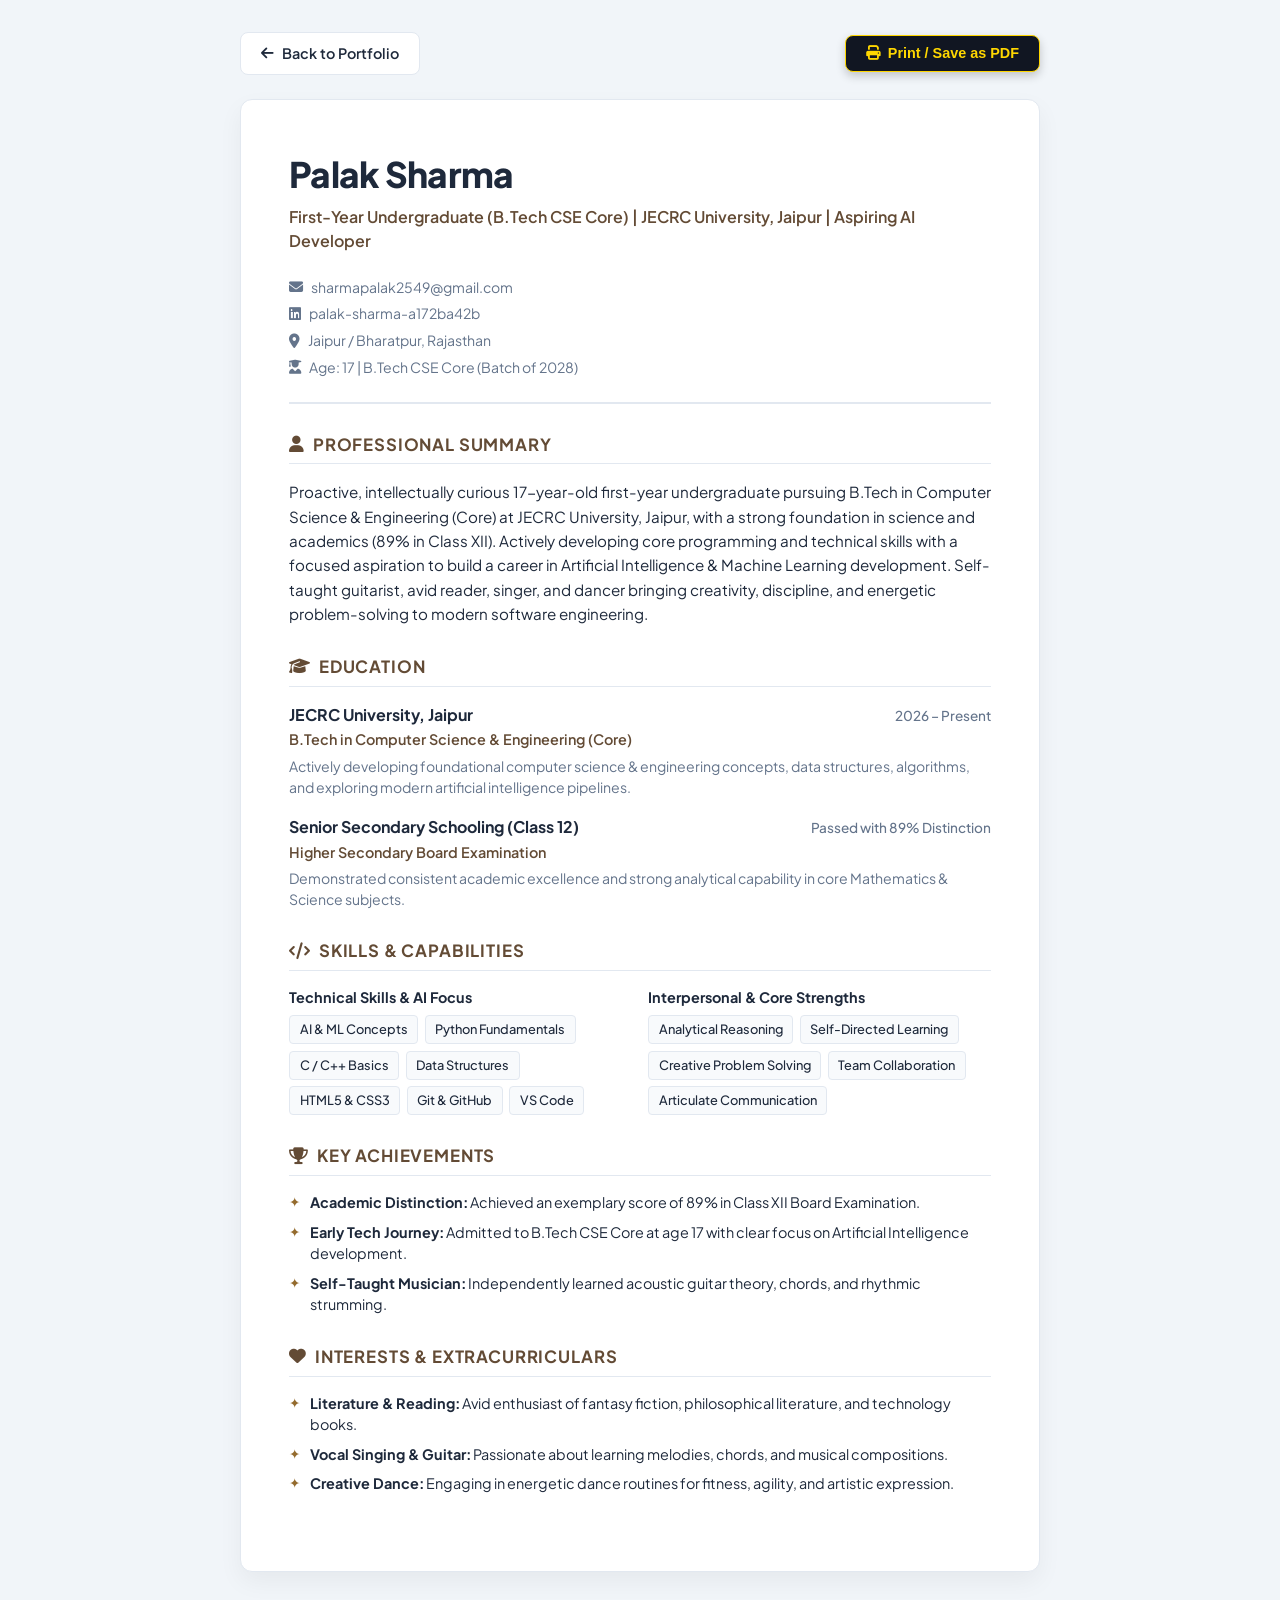
<file: resume.html>
<!DOCTYPE html>
<html lang="en">
<head>
  <meta charset="UTF-8">
  <meta name="viewport" content="width=device-width, initial-scale=1.0">
  <title>Resume - Palak Sharma</title>
  <link rel="preconnect" href="https://fonts.googleapis.com">
  <link rel="preconnect" href="https://fonts.gstatic.com" crossorigin>
  <link href="https://fonts.googleapis.com/css2?family=Plus+Jakarta+Sans:wght@400;500;600;700;800&family=Cinzel:wght@600;700&display=swap" rel="stylesheet">
  <link rel="stylesheet" href="https://cdnjs.cloudflare.com/ajax/libs/font-awesome/6.4.0/css/all.min.css">
  <style>
    :root {
      --primary: #946b2d;
      --primary-dark: #634b35;
      --text-dark: #1e293b;
      --text-muted: #64748b;
      --border: #e2e8f0;
      --bg-light: #f8fafc;
      --gold-accent: #d4af37;
    }

    * {
      box-sizing: border-box;
      margin: 0;
      padding: 0;
    }

    body {
      font-family: 'Plus Jakarta Sans', system-ui, sans-serif;
      background-color: #f1f5f9;
      color: var(--text-dark);
      line-height: 1.5;
      padding: 2rem 1rem;
    }

    .resume-actions-bar {
      max-width: 800px;
      margin: 0 auto 1.5rem;
      display: flex;
      justify-content: space-between;
      align-items: center;
    }

    .btn-action {
      display: inline-flex;
      align-items: center;
      gap: 0.5rem;
      padding: 0.6rem 1.25rem;
      font-size: 0.9rem;
      font-weight: 600;
      border-radius: 8px;
      cursor: pointer;
      text-decoration: none;
      transition: all 0.2s ease;
      border: 1px solid transparent;
    }

    .btn-print {
      background: #111622;
      color: #ffd700;
      border: 1px solid #ffd700;
      box-shadow: 0 4px 10px rgba(0, 0, 0, 0.2);
    }

    .btn-print:hover {
      background: #1c2436;
      box-shadow: 0 4px 14px rgba(212, 175, 55, 0.4);
    }

    .btn-back {
      background: white;
      color: var(--text-dark);
      border-color: var(--border);
    }

    .btn-back:hover {
      background: #f8fafc;
    }

    .resume-page {
      max-width: 800px;
      margin: 0 auto;
      background: #ffffff;
      padding: 3rem;
      border-radius: 12px;
      box-shadow: 0 10px 25px rgba(0, 0, 0, 0.05);
      border: 1px solid var(--border);
      position: relative;
    }

    .resume-header {
      border-bottom: 2px solid var(--border);
      padding-bottom: 1.5rem;
      margin-bottom: 1.75rem;
      display: flex;
      justify-content: space-between;
      align-items: flex-start;
      flex-wrap: wrap;
      gap: 1.5rem;
    }

    .header-left h1 {
      font-size: 2.2rem;
      font-weight: 800;
      color: var(--text-dark);
      letter-spacing: -0.02em;
    }

    .header-left .tagline {
      font-size: 1rem;
      color: var(--primary-dark);
      font-weight: 600;
      margin-top: 0.25rem;
    }

    .contact-details {
      list-style: none;
      font-size: 0.88rem;
      color: var(--text-muted);
      display: flex;
      flex-direction: column;
      gap: 0.35rem;
    }

    .contact-details li {
      display: flex;
      align-items: center;
      gap: 0.5rem;
    }

    .contact-details a {
      color: inherit;
      text-decoration: none;
    }

    .contact-details a:hover {
      color: var(--primary);
    }

    .resume-section {
      margin-bottom: 1.75rem;
    }

    .section-heading {
      font-size: 1.05rem;
      font-weight: 700;
      text-transform: uppercase;
      letter-spacing: 0.05em;
      color: var(--primary-dark);
      border-bottom: 1.5px solid var(--border);
      padding-bottom: 0.4rem;
      margin-bottom: 1rem;
      display: flex;
      align-items: center;
      gap: 0.5rem;
    }

    .summary-text {
      font-size: 0.95rem;
      color: var(--text-dark);
      line-height: 1.6;
    }

    .timeline-entry {
      margin-bottom: 1.1rem;
    }

    .timeline-entry:last-child {
      margin-bottom: 0;
    }

    .entry-top {
      display: flex;
      justify-content: space-between;
      align-items: baseline;
      flex-wrap: wrap;
      gap: 0.5rem;
    }

    .entry-title {
      font-size: 1rem;
      font-weight: 700;
      color: var(--text-dark);
    }

    .entry-period {
      font-size: 0.85rem;
      color: var(--text-muted);
      font-weight: 500;
    }

    .entry-subtitle {
      font-size: 0.9rem;
      color: var(--primary-dark);
      font-weight: 600;
      margin-top: 0.15rem;
    }

    .entry-desc {
      font-size: 0.88rem;
      color: var(--text-muted);
      margin-top: 0.3rem;
    }

    .skills-grid {
      display: grid;
      grid-template-columns: 1fr 1fr;
      gap: 1rem;
    }

    .skill-block h4 {
      font-size: 0.9rem;
      font-weight: 700;
      color: var(--text-dark);
      margin-bottom: 0.4rem;
    }

    .tags-container {
      display: flex;
      flex-wrap: wrap;
      gap: 0.4rem;
    }

    .tag-badge {
      font-size: 0.8rem;
      padding: 0.25rem 0.6rem;
      background: var(--bg-light);
      border: 1px solid var(--border);
      border-radius: 4px;
      font-weight: 500;
      color: var(--text-dark);
    }

    .bullet-list {
      list-style-type: none;
      padding-left: 0;
      font-size: 0.9rem;
      color: var(--text-dark);
    }

    .bullet-list li {
      position: relative;
      padding-left: 1.3rem;
      margin-bottom: 0.5rem;
      line-height: 1.5;
    }

    .bullet-list li::before {
      content: '✦';
      position: absolute;
      left: 0;
      color: var(--primary);
      font-size: 0.85rem;
      top: 0;
    }

    @media print {
      body {
        background: none;
        padding: 0;
      }
      .resume-actions-bar {
        display: none;
      }
      .resume-page {
        box-shadow: none;
        border: none;
        padding: 0;
        max-width: 100%;
      }
    }
  </style>
</head>
<body>

  <!-- Top Action Bar -->
  <div class="resume-actions-bar">
    <a href="index.html" class="btn-action btn-back">
      <i class="fa-solid fa-arrow-left"></i> Back to Portfolio
    </a>
    <button onclick="window.print()" class="btn-action btn-print">
      <i class="fa-solid fa-print"></i> Print / Save as PDF
    </button>
  </div>

  <!-- Printable Resume Page -->
  <div class="resume-page">
    <header class="resume-header">
      <div class="header-left">
        <h1>Palak Sharma</h1>
        <p class="tagline">First-Year Undergraduate (B.Tech CSE Core) | JECRC University, Jaipur | Aspiring AI Developer</p>
      </div>
      <ul class="contact-details">
        <li>
          <i class="fa-solid fa-envelope"></i>
          <a href="mailto:sharmapalak2549@gmail.com">sharmapalak2549@gmail.com</a>
        </li>
        <li>
          <i class="fa-brands fa-linkedin"></i>
          <a href="https://www.linkedin.com/in/palak-sharma-a172ba42b" target="_blank">palak-sharma-a172ba42b</a>
        </li>
        <li>
          <i class="fa-solid fa-location-dot"></i>
          <span>Jaipur / Bharatpur, Rajasthan</span>
        </li>
        <li>
          <i class="fa-solid fa-user-graduate"></i>
          <span>Age: 17 | B.Tech CSE Core (Batch of 2028)</span>
        </li>
      </ul>
    </header>

    <!-- Professional Summary -->
    <section class="resume-section">
      <h2 class="section-heading"><i class="fa-solid fa-user"></i> Professional Summary</h2>
      <p class="summary-text">
        Proactive, intellectually curious 17-year-old first-year undergraduate pursuing B.Tech in Computer Science & Engineering (Core) at JECRC University, Jaipur, with a strong foundation in science and academics (89% in Class XII). Actively developing core programming and technical skills with a focused aspiration to build a career in Artificial Intelligence & Machine Learning development. Self-taught guitarist, avid reader, singer, and dancer bringing creativity, discipline, and energetic problem-solving to modern software engineering.
      </p>
    </section>

    <!-- Education -->
    <section class="resume-section">
      <h2 class="section-heading"><i class="fa-solid fa-graduation-cap"></i> Education</h2>
      
      <div class="timeline-entry">
        <div class="entry-top">
          <span class="entry-title">JECRC University, Jaipur</span>
          <span class="entry-period">2026 – Present</span>
        </div>
        <div class="entry-subtitle">B.Tech in Computer Science & Engineering (Core)</div>
        <div class="entry-desc">Actively developing foundational computer science & engineering concepts, data structures, algorithms, and exploring modern artificial intelligence pipelines.</div>
      </div>

      <div class="timeline-entry">
        <div class="entry-top">
          <span class="entry-title">Senior Secondary Schooling (Class 12)</span>
          <span class="entry-period">Passed with 89% Distinction</span>
        </div>
        <div class="entry-subtitle">Higher Secondary Board Examination</div>
        <div class="entry-desc">Demonstrated consistent academic excellence and strong analytical capability in core Mathematics & Science subjects.</div>
      </div>
    </section>

    <!-- Skills -->
    <section class="resume-section">
      <h2 class="section-heading"><i class="fa-solid fa-code"></i> Skills & Capabilities</h2>
      <div class="skills-grid">
        <div class="skill-block">
          <h4>Technical Skills & AI Focus</h4>
          <div class="tags-container">
            <span class="tag-badge">AI & ML Concepts</span>
            <span class="tag-badge">Python Fundamentals</span>
            <span class="tag-badge">C / C++ Basics</span>
            <span class="tag-badge">Data Structures</span>
            <span class="tag-badge">HTML5 & CSS3</span>
            <span class="tag-badge">Git & GitHub</span>
            <span class="tag-badge">VS Code</span>
          </div>
        </div>

        <div class="skill-block">
          <h4>Interpersonal & Core Strengths</h4>
          <div class="tags-container">
            <span class="tag-badge">Analytical Reasoning</span>
            <span class="tag-badge">Self-Directed Learning</span>
            <span class="tag-badge">Creative Problem Solving</span>
            <span class="tag-badge">Team Collaboration</span>
            <span class="tag-badge">Articulate Communication</span>
          </div>
        </div>
      </div>
    </section>

    <!-- Key Achievements -->
    <section class="resume-section">
      <h2 class="section-heading"><i class="fa-solid fa-trophy"></i> Key Achievements</h2>
      <ul class="bullet-list">
        <li><strong>Academic Distinction:</strong> Achieved an exemplary score of 89% in Class XII Board Examination.</li>
        <li><strong>Early Tech Journey:</strong> Admitted to B.Tech CSE Core at age 17 with clear focus on Artificial Intelligence development.</li>
        <li><strong>Self-Taught Musician:</strong> Independently learned acoustic guitar theory, chords, and rhythmic strumming.</li>
      </ul>
    </section>

    <!-- Hobbies & Personal Interests -->
    <section class="resume-section">
      <h2 class="section-heading"><i class="fa-solid fa-heart"></i> Interests & Extracurriculars</h2>
      <ul class="bullet-list">
        <li><strong>Literature & Reading:</strong> Avid enthusiast of fantasy fiction, philosophical literature, and technology books.</li>
        <li><strong>Vocal Singing & Guitar:</strong> Passionate about learning melodies, chords, and musical compositions.</li>
        <li><strong>Creative Dance:</strong> Engaging in energetic dance routines for fitness, agility, and artistic expression.</li>
      </ul>
    </section>
  </div>

</body>
</html>
</file>
